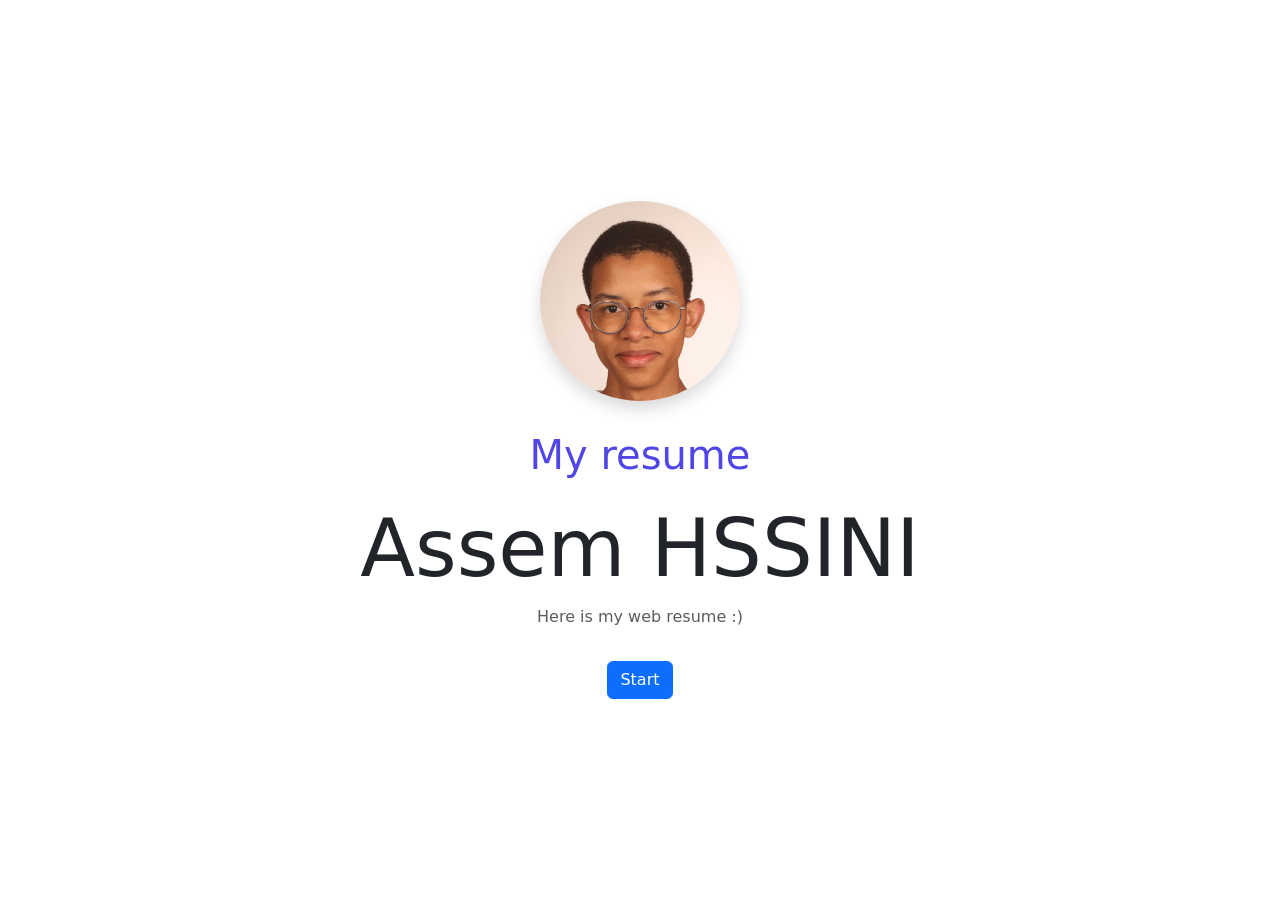
<file: index.html>
<!doctype html>
<html lang="en">
<head>
  <meta charset="UTF-8" />
  <meta name="viewport" content="width=device-width, initial-scale=1.0" />
  <title>My Resume - Assem HSSINI</title>
  <link href="https://cdn.jsdelivr.net/npm/bootstrap@5.3.3/dist/css/bootstrap.min.css" rel="stylesheet"
    integrity="sha384-QWTKZyjpPEjISv5WaRU9OFeRpok6YctnYmDr5pNlyT2bRjXh0JMhjY6hW+ALEwIH" crossorigin="anonymous">
  <link rel="stylesheet" href="style.css">
</head>

<body class="d-flex align-items-center justify-content-center min-vh-100">

  <div class="text-center">
  <a href="index.html">
    <img src="avatar.jpg" 
    alt="Avatar Assem HSSINI" 
    class="rounded-circle img-fluid shadow mb-4" 
    style="max-width: 200px; height: auto;">
  </a>
  <p class="text-primary fs-1">My resume</p>
  <h1 class="display-1">Assem HSSINI</h1>
  <p class="text-muted pb-3">Here is my web resume :)</p>
  <a href="resume.html" class="btn btn-primary">Start</a>
</div>

  <script src="https://cdn.jsdelivr.net/npm/bootstrap@5.3.3/dist/js/bootstrap.bundle.min.js"
    integrity="sha384-YvpcrYf0tY3lHB60NNkmXc5s9fDVZLESaAA55NDzOxhy9GkcIdslK1eN7N6jIeHz"
    crossorigin="anonymous"></script>

</body>
</html>
</file>
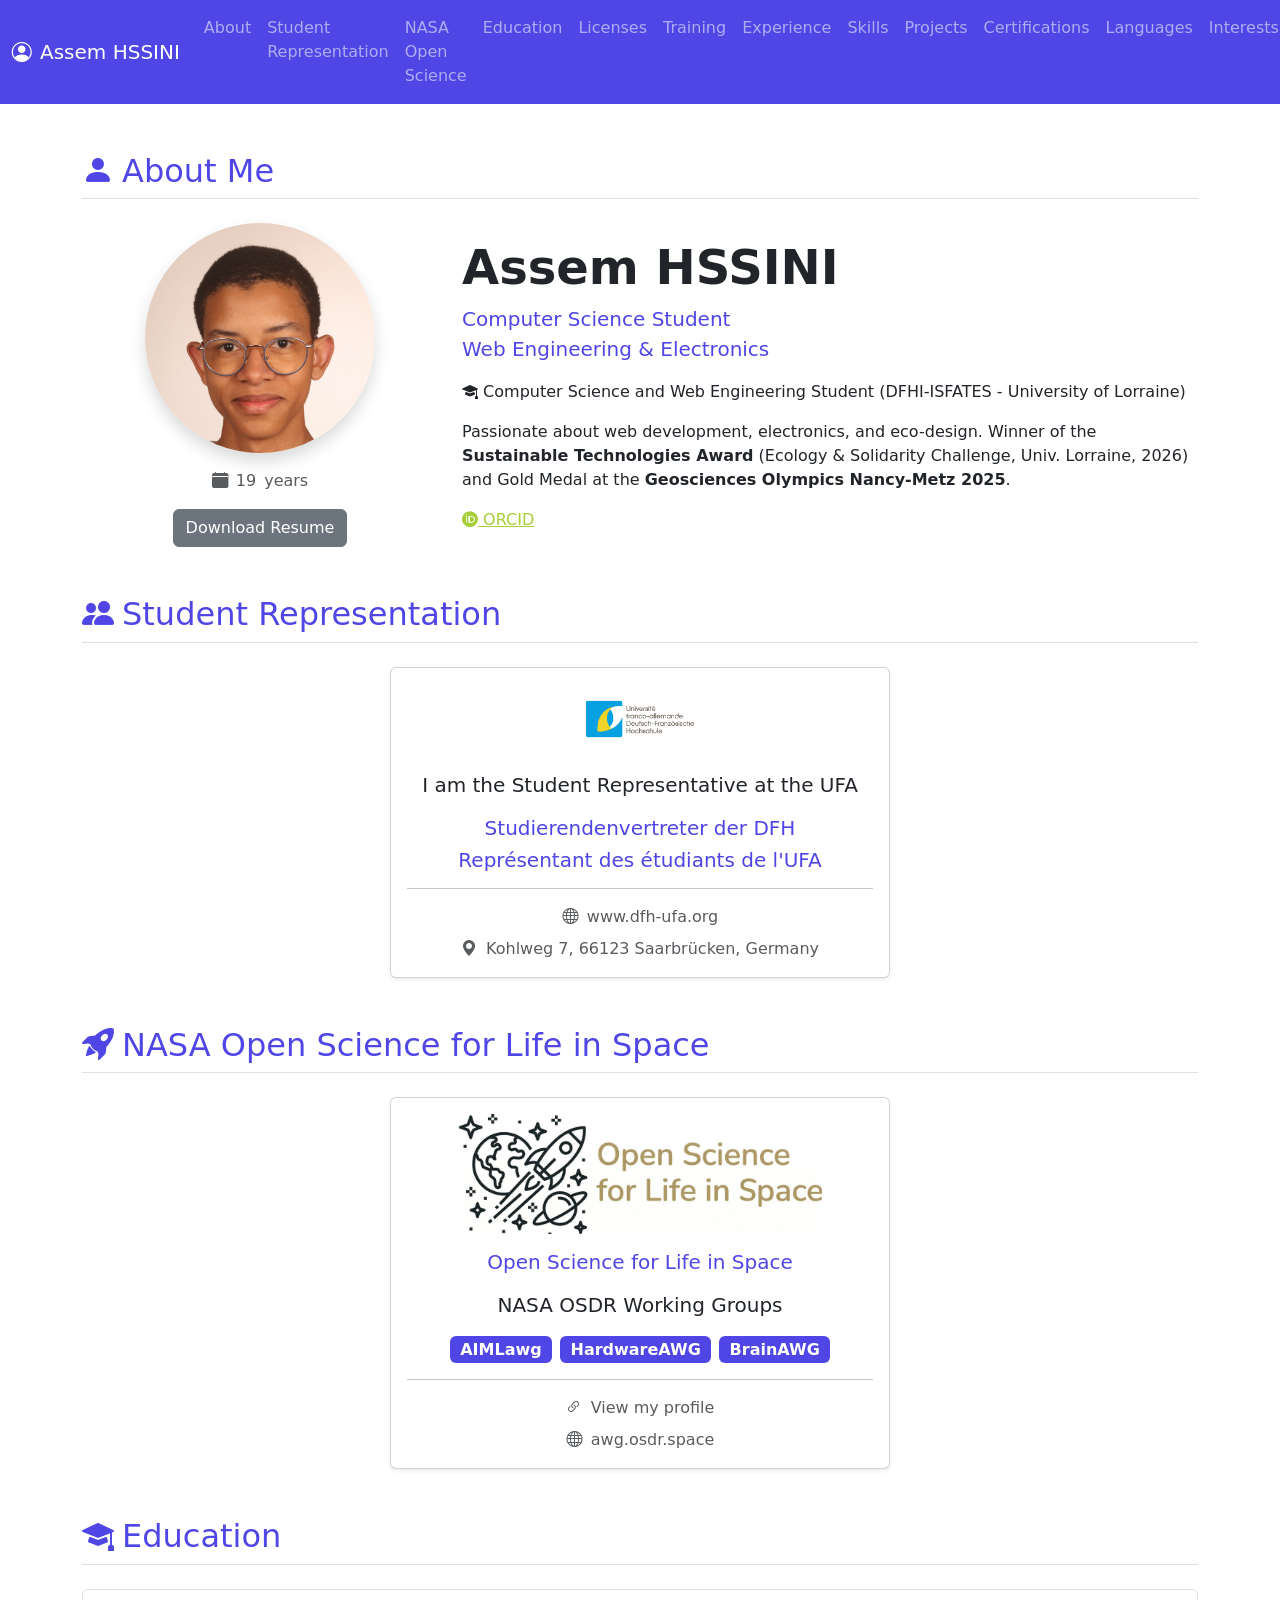
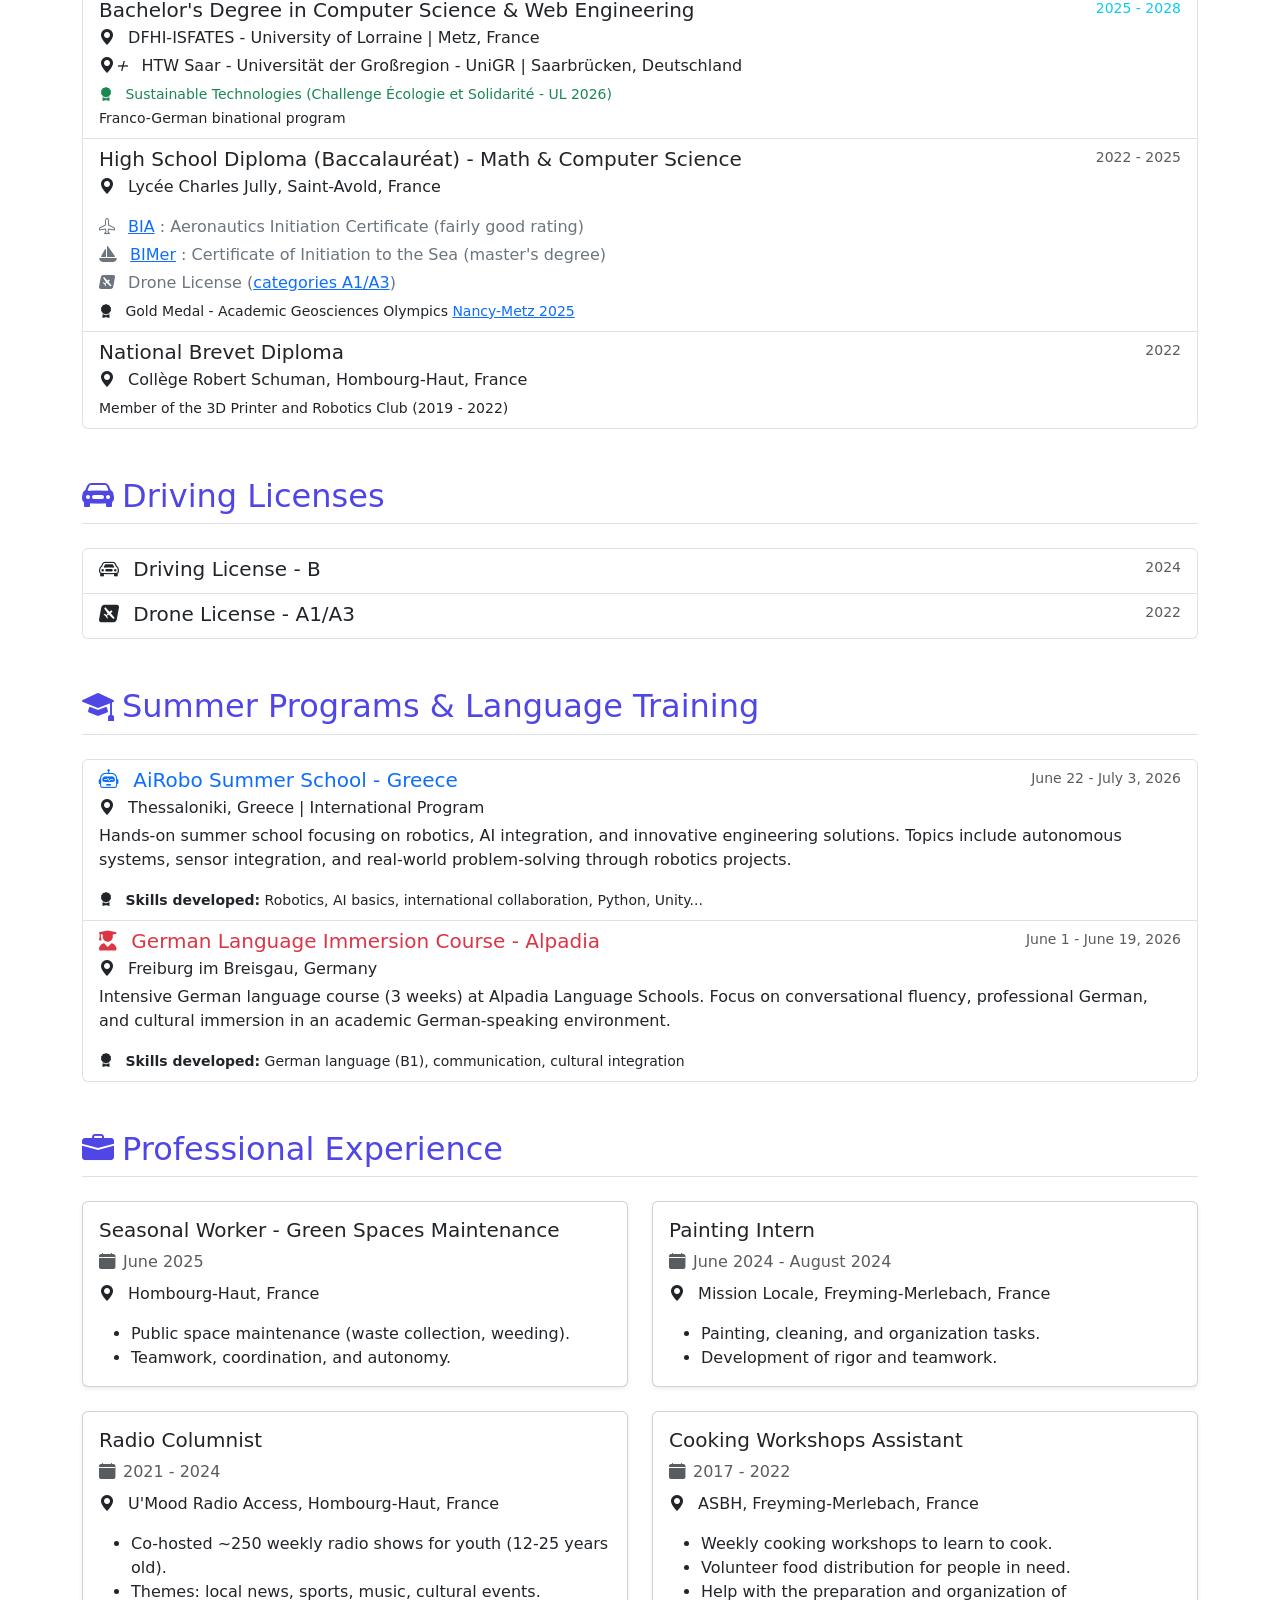
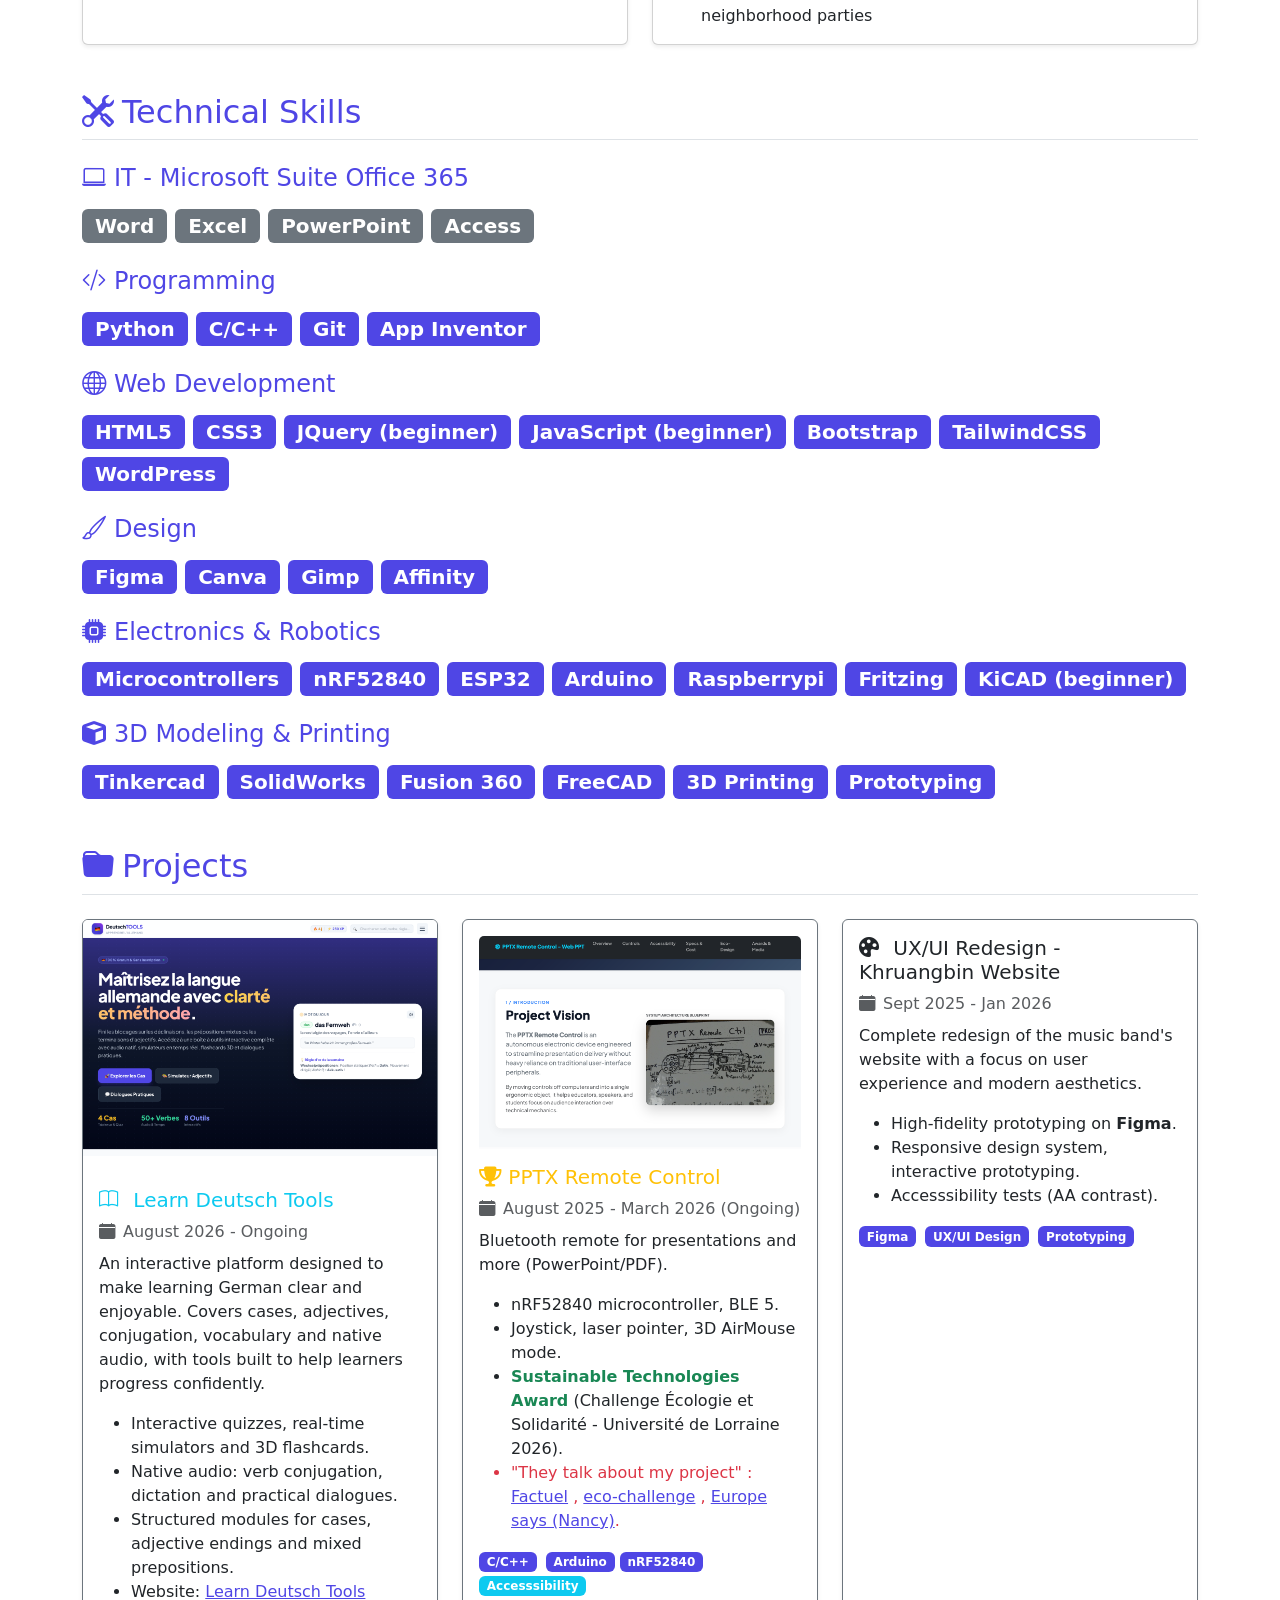
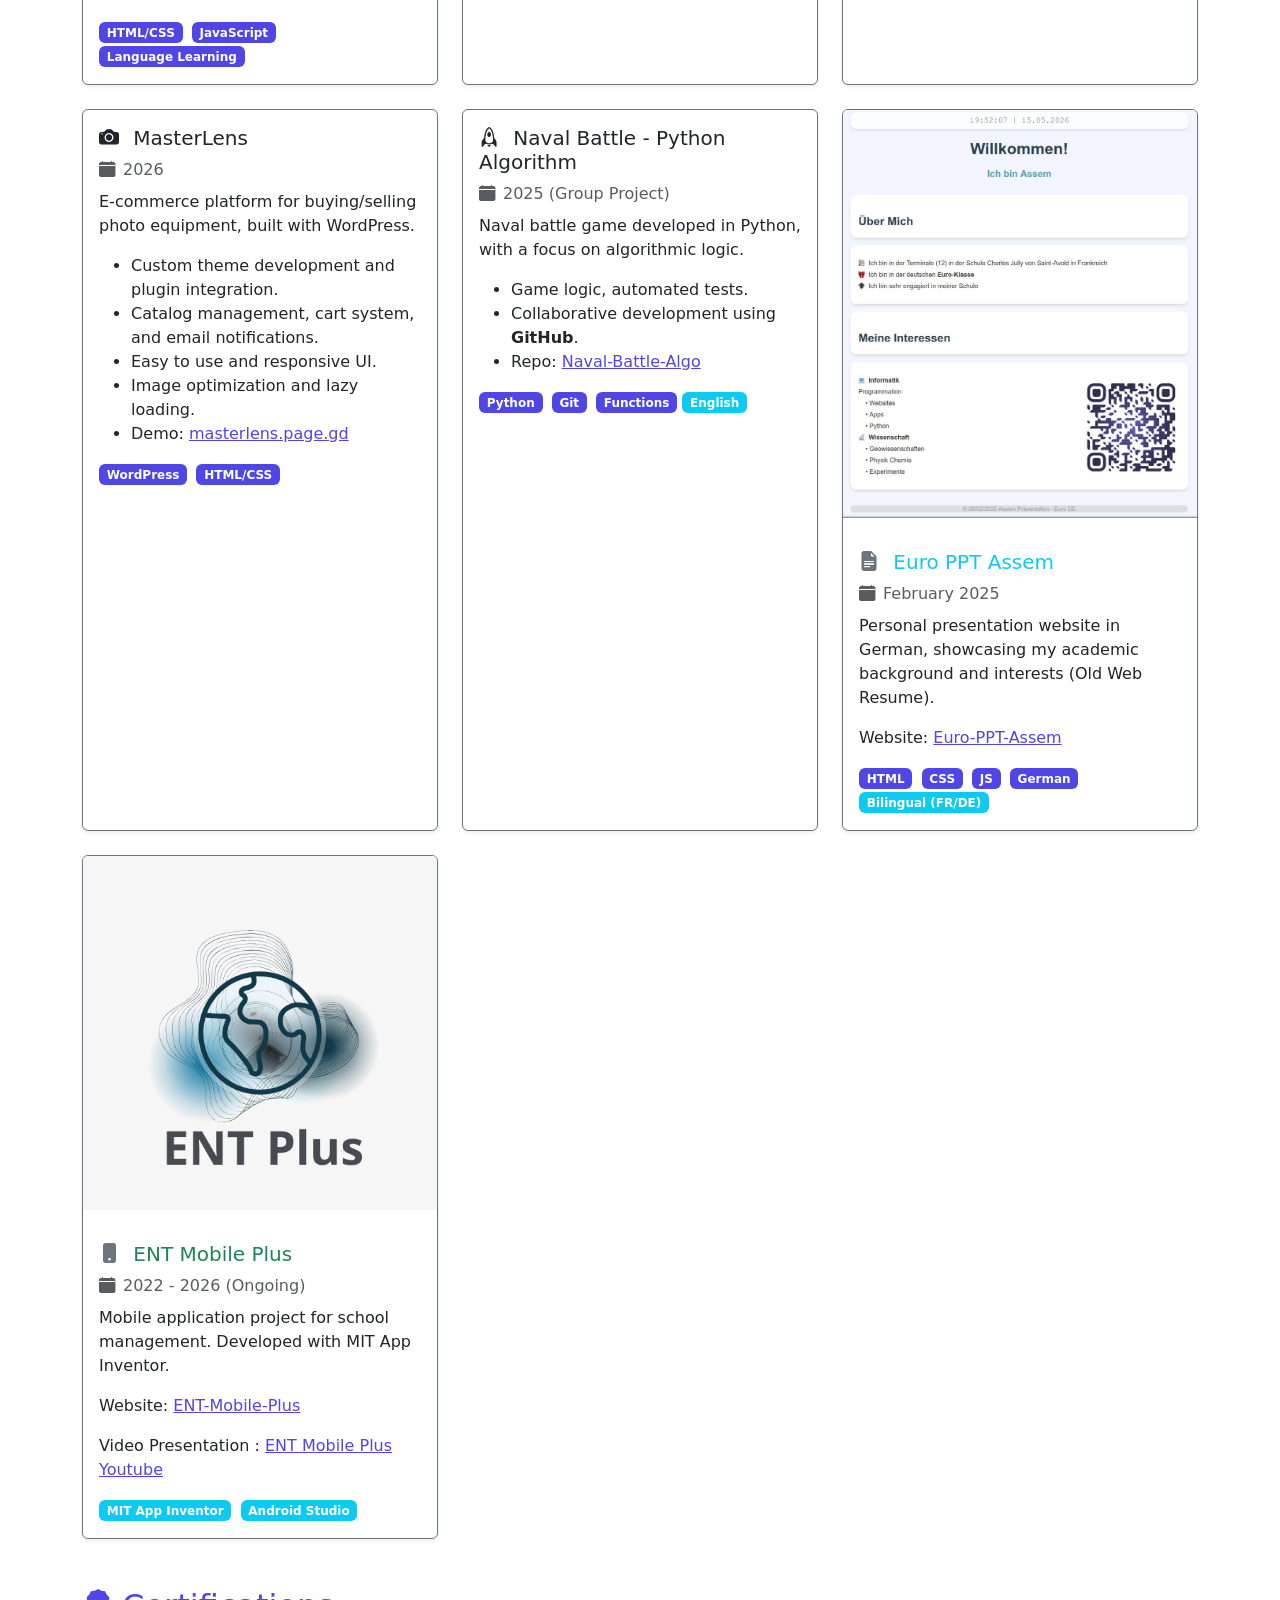
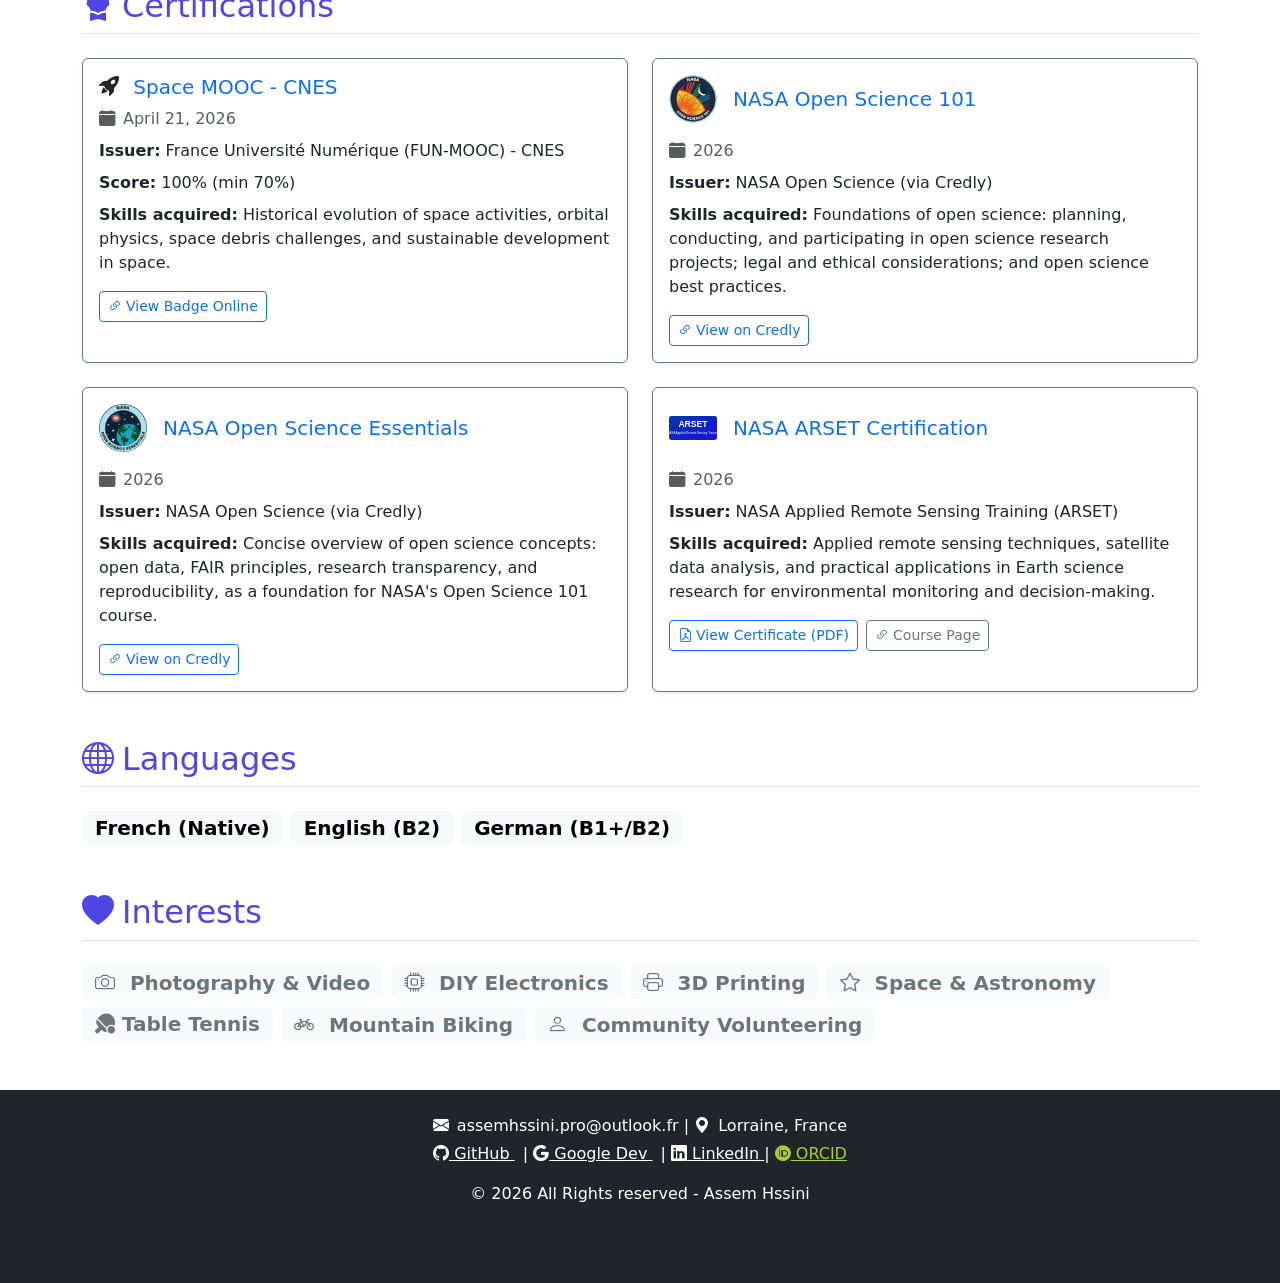
<file: resume.html>
<!doctype html>
<html lang="en">
<head>
  <meta charset="UTF-8" />
  <meta name="viewport" content="width=device-width, initial-scale=1.0" />
  <title>Resume - Assem HSSINI</title>
  <link href="https://cdn.jsdelivr.net/npm/bootstrap@5.3.3/dist/css/bootstrap.min.css" rel="stylesheet"
    integrity="sha384-QWTKZyjpPEjISv5WaRU9OFeRpok6YctnYmDr5pNlyT2bRjXh0JMhjY6hW+ALEwIH" crossorigin="anonymous">
  <link rel="stylesheet" href="https://cdn.jsdelivr.net/npm/bootstrap-icons@1.11.3/font/bootstrap-icons.min.css">
  <link rel="stylesheet" href="https://cdnjs.cloudflare.com/ajax/libs/font-awesome/6.4.0/css/all.min.css">
  <link rel="stylesheet" href="style.css">
  <script src="https://ajax.googleapis.com/ajax/libs/jquery/3.7.1/jquery.min.js"></script>
  <script src="script.js"></script>
</head>

<body>
  
  <nav class="navbar navbar-expand-lg navbar-dark bg-primary sticky-top">
    <div class="container-fluid">
      <a class="navbar-brand" href="index.html">
        <i class="bi bi-person-circle me-2"></i>Assem HSSINI
      </a>
      <button class="navbar-toggler" type="button" data-bs-toggle="collapse" data-bs-target="#navbarNav">
        <span class="navbar-toggler-icon"></span>
      </button>
      <div class="collapse navbar-collapse" id="navbarNav">
        <ul class="navbar-nav ms-auto">
          <li class="nav-item"><a class="nav-link" href="#about">About</a></li>
          <li class="nav-item"><a class="nav-link" href="#student-representation">Student Representation</a></li>
          <li class="nav-item"><a class="nav-link" href="#nasa-open-science">NASA Open Science</a></li>
          <li class="nav-item"><a class="nav-link" href="#education">Education</a></li>
          <li class="nav-item"><a class="nav-link" href="#driving">Licenses</a></li>
          <li class="nav-item"><a class="nav-link" href="#training-programs">Training</a></li>
          <li class="nav-item"><a class="nav-link" href="#experience">Experience</a></li>
          <li class="nav-item"><a class="nav-link" href="#skills">Skills</a></li>
          <li class="nav-item"><a class="nav-link" href="#projects">Projects</a></li>
          <li class="nav-item"><a class="nav-link" href="#certifications">Certifications</a></li>
          <li class="nav-item"><a class="nav-link" href="#languages">Languages</a></li>
          <li class="nav-item"><a class="nav-link" href="#interests">Interests</a></li>
        </ul>
      </div>
    </div>
  </nav>

  <div class="container my-5">
    <!-- div open -->

    <!-- Section ABOUT -->
<section id="about" class="mb-5">
  <h2 class="text-primary mb-4 border-bottom pb-2">
    <i class="bi bi-person-fill me-2"></i>About Me
  </h2>
  <div class="row align-items-center">

    <div class="col-md-4 text-center mb-4 mb-md-0">
      <a href="index.html">
        <img src="avatar.jpg"
          alt="Assem HSSINI"
          class="rounded-circle img-fluid shadow mb-3"
          style="max-width: 230px;">
      </a>
      <p class="text-muted d-flex align-items-center justify-content-center gap-2 mb-0 mx-auto">
        <i class="bi bi-calendar-fill"></i>
        <span id="valeurAge">19°</span>years
      </p>
      <button type="button" class="btn btn-secondary mt-3" data-bs-toggle="modal" data-bs-target="#cvModal">
        Download Resume
      </button>
    </div>

    <div class="col-md-8">
      <h1 class="display-5 fw-bold">Assem HSSINI</h1>
      <p class="lead text-primary">
        Computer Science Student <span class="d-block">Web Engineering & Electronics</span>
    </p>
      <p class="mb-3">
        <i class="bi bi-mortarboard-fill"></i>
        Computer Science and Web Engineering Student (DFHI-ISFATES - University of Lorraine)
      </p>
      <p>
        Passionate about web development, electronics, and eco-design.
        Winner of the <strong>Sustainable Technologies Award</strong> (Ecology & Solidarity Challenge, Univ. Lorraine, 2026)
        and Gold Medal at the <strong>Geosciences Olympics Nancy-Metz 2025</strong>.
      </p>
      
      <a href="https://orcid.org/0009-0009-7883-1246" class="text-orcid" target="_blank" rel="noopener noreferrer">
        <i class="fa-brands fa-orcid"></i> ORCID
      </a>
    </div>
  </div>
</section>

    <!-- Section STUDENT REPRESENTATION -->
<section id="student-representation" class="mb-5">
  <h2 class="text-primary mb-4 border-bottom pb-2">
    <i class="bi bi-people-fill me-2"></i>Student Representation
  </h2>
  <div class="card shadow-sm" style="max-width: 500px; margin: 0 auto;">
    <div class="card-body text-center p-3">
      <a href="https://www.dfh-ufa.org/die-dfh/die-dfh-im-ueberblick/organisationsstruktur/gremien/studierendenvertreter?noredirect=de_DE" target="_blank" rel="noopener noreferrer">
        <img src="logo_DFH-UFA_RGB_final.png" alt="Franco-German University Logo" class="img-fluid mb-3" style="max-height: 70px;">
      </a>
      <p class="lead mb-3">I am the Student Representative at the UFA</p>
      <h5 class="text-primary mb-2">Studierendenvertreter der DFH</h5>
      <h5 class="text-primary mb-3">Représentant des étudiants de l'UFA</h5>
      <hr class="my-3">
      <div class="d-flex flex-column align-items-center gap-2">
        <a href="https://www.dfh-ufa.org" target="_blank" class="text-decoration-none text-muted" rel="noopener noreferrer">
          <i class="bi bi-globe me-1"></i> www.dfh-ufa.org
        </a>
        <a href="https://maps.app.goo.gl/yQjogkf27K4UM1LTA" target="_blank" class="text-decoration-none text-muted" rel="noopener noreferrer">
          <i class="bi bi-geo-alt-fill me-1"></i> Kohlweg 7, 66123 Saarbrücken, Germany
        </a>
      </div>
    </div>
  </div>
</section>

    <!-- Section NASA OPEN SCIENCE -->
<section id="nasa-open-science" class="mb-5">
  <h2 class="text-primary mb-4 border-bottom pb-2">
    <i class="bi bi-rocket-takeoff-fill me-2"></i>NASA Open Science for Life in Space
  </h2>
  <div class="card shadow-sm" style="max-width: 500px; margin: 0 auto;">
    <div class="card-body text-center p-3">
      <a href="https://awg.osdr.space/u/assem/summary" target="_blank" rel="noopener noreferrer">
        <img src="LogoCertifs/OSLS-01_Logo_wl.png" alt="Open Science for Life in Space Logo" class="img-fluid mb-3" style="max-height: 120px;">
      </a>
      <h5 class="text-primary mb-3">Open Science for Life in Space</h5>
      <p class="lead mb-3">NASA OSDR Working Groups</p>
      <div class="d-flex flex-wrap justify-content-center gap-2 mb-3">
        <span class="badge bg-primary fs-6">AIMLawg</span>
        <span class="badge bg-primary fs-6">HardwareAWG</span>
        <span class="badge bg-primary fs-6">BrainAWG</span>
      </div>
      <hr class="my-3">
      <div class="d-flex flex-column align-items-center gap-2">
        <a href="https://awg.osdr.space/u/assem/summary" target="_blank" class="text-decoration-none text-muted" rel="noopener noreferrer">
          <i class="bi bi-link-45deg me-1"></i> View my profile
        </a>
        <a href="https://awg.osdr.space" target="_blank" class="text-decoration-none text-muted" rel="noopener noreferrer">
          <i class="bi bi-globe me-1"></i> awg.osdr.space
        </a>
      </div>
    </div>
  </div>
</section>

    <!-- Section Education -->
<section id="education" class="mb-5">
  <h2 class="text-primary mb-4 border-bottom pb-2">
    <i class="bi bi-mortarboard-fill me-2"></i>Education
  </h2>
  <div class="list-group">
  <!-- Education 3 (actuelle) - Bachelor/License -->
    <div class="list-group-item">
      <div class="d-flex w-100 justify-content-between">
        <h5 class="mb-1">Bachelor's Degree in Computer Science & Web Engineering</h5>
        <small class="text-info">2025 - 2028</small>
      </div>
      <p class="mb-1">
        <i class="bi bi-geo-alt-fill me-2"></i>
        DFHI-ISFATES - University of Lorraine | Metz, France
      </p>
      <p class="mb-1">
        <i class="bi bi-geo-alt-fill me-2">+</i>
        HTW Saar - Universität der Großregion - UniGR | Saarbrücken, Deutschland
      </p>
      <small class="text-success">
        <i class="bi bi-award-fill me-2"></i>
        Sustainable Technologies (Challenge Écologie et Solidarité - UL 2026)
      </small>
    <br/><small>Franco-German binational program</small>
    </div>

  <!-- Education 2 - Bac -->
    <div class="list-group-item">
      <div class="d-flex w-100 justify-content-between">
        <h5 class="mb-1">High School Diploma (Baccalauréat) - Math & Computer Science</h5>
        <small class="text-muted">2022 - 2025</small>
      </div>
      <p class="mb-3">
        <i class="bi bi-geo-alt-fill me-2"></i>
        Lycée Charles Jully, Saint-Avold, France
      </p>
      <p class="mb-1 text-secondary">
        <i class="bi bi-airplane me-2"></i>
        <a href="https://www.defense.gouv.fr/epae/engagement-lepae/brevet-dinitiation-laeronautique/brevet-dinitiation-laeronautique" target="_blank">BIA</a> : Aeronautics Initiation Certificate (fairly good rating)
      </p>
      <p class="mb-1 text-secondary">
        <i class="fas fa-sailboat me-2"></i>
        <a href="https://bimer.education/" target="_blank">BIMer</a> : Certificate of Initiation to the Sea (master's degree)
      </p>
      <p class="mb-1 text-secondary">
        <i class="fa-brands fa-avianex me-2"></i>
        Drone License (<a href="https://alphatango.aviation-civile.gouv.fr/mobile/verif.jsp?uid=6085740&key=asw2n2ag4bqcioqc072zqpyf9inbqhavwl2cged4o3704grwpj" target="_blank">categories A1/A3</a>)
      </p>
      <small>
        <i class="bi bi-award-fill me-2"></i>
        Gold Medal - Academic Geosciences Olympics <a href="https://codimd.apps.education.fr/s/ZoLxW83B-?view#Ann%C3%A9e-2024-2025-" target="_blank">Nancy-Metz 2025</a>
      </small>
    </div>

  <!-- Education 1 - Brevet -->
    <div class="list-group-item">
      <div class="d-flex w-100 justify-content-between">
        <h5 class="mb-1">National Brevet Diploma</h5>
        <small class="text-muted">2022</small>
      </div>
      <p class="mb-1">
        <i class="bi bi-geo-alt-fill me-2"></i>
        Collège Robert Schuman, Hombourg-Haut, France
      </p>
      <small>Member of the 3D Printer and Robotics Club (2019 - 2022) </small>
    </div>
  </div>
</section>

<section id="driving" class="mb-5">
  <h2 class="text-primary mb-4 border-bottom pb-2">
    <i class="bi bi-car-front-fill me-2"></i>Driving Licenses
  </h2>
  <div class="list-group">
  <!-- Driving License(s) -->
    <div class="list-group-item">
      <div class="d-flex w-100 justify-content-between">
        <h5 class="mb-1">
          <i class="bi bi-car-front me-2"></i>
          Driving License - B</h5>
        <small class="text-muted">2024</small>
      </div>
    </div>
    <div class="list-group-item">
      <div class="d-flex w-100 justify-content-between">
        <h5 class="mb-1">
          <i class="fa-brands fa-avianex me-2"></i>
          Drone License - A1/A3</h5>
        <small class="text-muted">2022</small>
      </div>
    </div>

  </section>

<!-- Section Education SUPPLÉMENTAIRE & PROGRAMMES D'ÉTÉ -->
<section id="training-programs" class="mb-5">
  <h2 class="text-primary mb-4 border-bottom pb-2">
    <i class="bi bi-mortarboard-fill me-2"></i>Summer Programs & Language Training
  </h2>
  <div class="list-group">
  
    <!-- Program 1 : AiRobo Summer School -->
    <div class="list-group-item">
      <div class="d-flex w-100 justify-content-between">
        <h5 class="mb-1">
          <a href="https://airobo.info.uvt.ro/" target="_blank" class="text-decoration-none">
            <i class="bi bi-robot me-2"></i>
          AiRobo Summer School - Greece
          </a>
        </h5>
        <small class="text-muted">June 22 - July 3, 2026</small>
      </div>
      <p class="mb-1">
        <i class="bi bi-geo-alt-fill me-2"></i>
        Thessaloniki, Greece | International Program
      </p>
      <p class="mb-3">
        Hands-on summer school focusing on robotics, AI integration, and innovative engineering solutions. 
        Topics include autonomous systems, sensor integration, and real-world problem-solving through robotics projects.
      </p>
      <small>
        <i class="bi bi-award-fill me-2"></i>
        <strong>Skills developed:</strong> Robotics, AI basics, international collaboration, Python, Unity...
      </small>
    </div>

    <!-- Program 2 : Alpadia Language Course -->
    <div class="list-group-item">
      <div class="d-flex w-100 justify-content-between">
        <h5 class="mb-1">
          <a href="https://www.alpadia.com/" target="_blank" class="text-decoration-none text-danger">
            <i class="fa-solid fa-user-graduate me-2"></i>
            German Language Immersion Course - Alpadia
          </a>
        </h5>
        <small class="text-muted">June 1 - June 19, 2026</small>
      </div>
      <p class="mb-1">
        <i class="bi bi-geo-alt-fill me-2"></i>
        Freiburg im Breisgau, Germany
      </p>
      <p class="mb-3">
        Intensive German language course (3 weeks) at Alpadia Language Schools. Focus on conversational fluency, 
        professional German, and cultural immersion in an academic German-speaking environment.
      </p>
      <small>
        <i class="bi bi-award-fill me-2"></i>
        <strong>Skills developed:</strong> German language (B1), communication, cultural integration
      </small>
    </div>

  </div>
</section>

    <!-- Section EXPERIENCE -->
<section id="experience" class="mb-5">
  <h2 class="text-primary mb-4 border-bottom pb-2">
    <i class="bi bi-briefcase-fill me-2"></i>Professional Experience
  </h2>

  <div class="row g-4">
    <!-- XP - Saisonnier Espaces Verts -->
    <div class="col-md-6">
      <div class="card h-100 shadow-sm">
        <div class="card-body">
          <h5 class="card-title">Seasonal Worker - Green Spaces Maintenance</h5>
          <p class="card-text text-muted mb-2">
            <i class="bi bi-calendar-fill me-2"></i>June 2025
          </p>
          <p class="card-text">
            <i class="bi bi-geo-alt-fill me-2"></i>
            Hombourg-Haut, France
          </p>
          <ul class="mb-0">
            <li>Public space maintenance (waste collection, weeding).</li>
            <li>Teamwork, coordination, and autonomy.</li>
          </ul>
        </div>
      </div>
    </div>

     <!-- XP - Stagiaire Polyvalent -->
    <div class="col-md-6">
      <div class="card h-100 shadow-sm">
        <div class="card-body">
          <h5 class="card-title">Painting Intern</h5>
          <p class="card-text text-muted mb-2">
            <i class="bi bi-calendar-fill me-2"></i>June 2024 - August 2024
          </p>
          <p class="card-text">
            <i class="bi bi-geo-alt-fill me-2"></i>
            Mission Locale, Freyming-Merlebach, France
          </p>
          <ul class="mb-0">
            <li>Painting, cleaning, and organization tasks.</li>
            <li>Development of rigor and teamwork.</li>
          </ul>
        </div>
      </div>
    </div>

    <!-- XP - Chroniqueur Radio -->
    <div class="col-md-6">
      <div class="card h-100 shadow-sm">
        <div class="card-body">
          <h5 class="card-title">Radio Columnist</h5>
          <p class="card-text text-muted mb-2">
            <i class="bi bi-calendar-fill me-2"></i>2021 - 2024
          </p>
          <p class="card-text">
            <i class="bi bi-geo-alt-fill me-2"></i>
            U'Mood Radio Access, Hombourg-Haut, France
          </p>
          <ul class="mb-0">
            <li>Co-hosted ~250 weekly radio shows for youth (12-25 years old).</li>
            <li>Themes: local news, sports, music, cultural events.</li>
          </ul>
        </div>
      </div>
    </div>

    <!-- XP - Assistant Ateliers Cuisine -->
    <div class="col-md-6">
      <div class="card h-100 shadow-sm">
        <div class="card-body">
          <h5 class="card-title">Cooking Workshops Assistant</h5>
          <p class="card-text text-muted mb-2">
            <i class="bi bi-calendar-fill me-2"></i>2017 - 2022
          </p>
          <p class="card-text">
            <i class="bi bi-geo-alt-fill me-2"></i>
            ASBH, Freyming-Merlebach, France
          </p>
          <ul class="mb-0">
            <li>Weekly cooking workshops to learn to cook.</li>
            <li>Volunteer food distribution for people in need.</li>
            <li>Help with the preparation and organization of neighborhood parties</li>
          </ul>
        </div>
      </div>
    </div>
  </div>
</section>

<!-- Section COMPETENCES -->
<section id="skills" class="mb-5">
  <h2 class="text-primary mb-4 border-bottom pb-2">
    <i class="bi bi-tools me-2"></i>Technical Skills
  </h2>

  <!-- Compétences Informatiques de bases -->
  <div class="mb-4">
    <h4 class="text-primary mb-3">
      <i class="bi bi-laptop me-2"></i>IT - Microsoft Suite Office 365
    </h4>
    <div class="d-flex flex-wrap gap-2">
      <span class="badge bg-secondary fs-5">Word</span>
      <span class="badge bg-secondary fs-5">Excel</span>
      <span class="badge bg-secondary fs-5">PowerPoint</span>
      <span class="badge bg-secondary fs-5">Access</span>
    </div>
  </div>

  <!-- Compétences Programmation -->
  <div class="mb-4">
    <h4 class="text-primary mb-3">
      <i class="bi bi-code-slash me-2"></i>Programming
    </h4>
    <div class="d-flex flex-wrap gap-2">
      <span class="badge bg-primary fs-5">Python</span>
      <span class="badge bg-primary fs-5">C/C++</span>
      <span class="badge bg-primary fs-5">Git</span>
      <span class="badge bg-primary fs-5">App Inventor</span>
    </div>
  </div>

  <!-- Compétences Web -->
  <div class="mb-4">
    <h4 class="text-primary mb-3">
      <i class="bi bi-globe me-2"></i>Web Development
    </h4>
    <div class="d-flex flex-wrap gap-2">
      <span class="badge bg-primary fs-5">HTML5</span>
      <span class="badge bg-primary fs-5">CSS3</span>
      <span class="badge bg-primary fs-5">JQuery (beginner)</span>
      <span class="badge bg-primary fs-5">JavaScript (beginner)</span>
      <span class="badge bg-primary fs-5">Bootstrap</span>
      <span class="badge bg-primary fs-5">TailwindCSS</span>
      <span class="badge bg-primary fs-5">WordPress</span>
    </div>
  </div>

  <!-- Compétences Design -->
  <div class="mb-4">
    <h4 class="text-primary mb-3">
      <i class="bi bi-brush me-2"></i>Design
    </h4>
    <div class="d-flex flex-wrap gap-2">
      <span class="badge bg-primary fs-5">Figma</span>
      <span class="badge bg-primary fs-5">Canva</span>
      <span class="badge bg-primary fs-5">Gimp</span>
      <span class="badge bg-primary fs-5">Affinity</span>
    </div>
  </div>

  <!-- Compétences Electroniques -->
  <div class="mb-4">
    <h4 class="text-primary mb-3">
      <i class="bi bi-cpu-fill me-2"></i>Electronics & Robotics
    </h4>
    <div class="d-flex flex-wrap gap-2">
      <span class="badge bg-primary fs-5">Microcontrollers</span>
      <span class="badge bg-primary fs-5">nRF52840</span>
      <span class="badge bg-primary fs-5">ESP32</span>
      <span class="badge bg-primary fs-5">Arduino</span>
      <span class="badge bg-primary fs-5">Raspberrypi</span>
      <span class="badge bg-primary fs-5">Fritzing</span>
      <span class="badge bg-primary fs-5">KiCAD (beginner)</span>
    </div>
  </div>

  <!-- Compétences 3D -->
  <div>
    <h4 class="text-primary mb-3">
      <i class="fas fa-cube me-2"></i>3D Modeling & Printing
    </h4>
    <div class="d-flex flex-wrap gap-2">
      <!-- Logiciels de modélisation -->
      <span class="badge bg-primary fs-5">Tinkercad</span>
      <span class="badge bg-primary fs-5">SolidWorks</span>
      <span class="badge bg-primary fs-5">Fusion 360</span>
      <span class="badge bg-primary fs-5">FreeCAD</span>
      <!-- Impression 3D -->
      <span class="badge bg-primary fs-5">3D Printing</span>
      <!-- Autres -->
      <span class="badge bg-primary fs-5">Prototyping</span>
    </div>
</div>
</section>

<!-- Section Projets -->
<section id="projects" class="mb-5">
  <h2 class="text-primary mb-4 border-bottom pb-2">
    <i class="bi bi-folder-fill me-2"></i>Projects
  </h2>
  <div class="row g-4">

    <!-- Projet 7 : Learn Deutsch Tools -->

    <div class="col-md-4">
      <div class="card h-100 border-secondary shadow-sm">
        <a href="https://learn-deutsch-tools.pages.dev" target="_blank">
          <img src="img_project/learn-deutsch-tools_preview.png" class="card-img-top mb-3" alt="Learn Deutsch Tools Preview">
        </a>
        <div class="card-body">
          <h5 class="card-title text-info">
            <i class="bi bi-book me-2"></i>
            <a href="https://learn-deutsch-tools.pages.dev
  " target="_blank" class="text-info text-decoration-none">
              Learn Deutsch Tools
            </a>
          </h5>
          <p class="card-text text-muted mb-2">
            <i class="bi bi-calendar-fill me-2"></i>August 2026 - Ongoing
          </p>
          <p class="card-text">
            An interactive platform designed to make learning German clear and enjoyable. 
            Covers cases, adjectives, conjugation, vocabulary and native audio, with tools built 
            to help learners progress confidently.
          </p>

          <ul class="mb-3">
            <li>Interactive quizzes, real-time simulators and 3D flashcards.</li>
            <li>Native audio: verb conjugation, dictation and practical dialogues.</li>
            <li>Structured modules for cases, adjective endings and mixed prepositions.</li>
            <li>Website: <a href="https://learn-deutsch-tools.pages.dev
    " target="_blank" class="text-primary">Learn Deutsch Tools</a></li>
          </ul>

          <span class="badge bg-primary me-1">HTML/CSS</span>
          <span class="badge bg-primary me-1">JavaScript</span>
          <span class="badge bg-primary">Language Learning</span>
        </div>
      </div>
    </div>

    <!-- Projet 6 : PPTX Remote Ctrl -->
    <div class="col-md-4">
      <div class="card h-100 border-secondary shadow-sm">
        <div class="card-body">
          <a href="https://dev-code3d.github.io/Web-PPT-A1-Projet_PPTX-Remote-Ctrl/" target="_blank">
            <img src="img_project/pptx-remote-preview.png" class="card-img-top mb-3" alt="PPTX Remote Control Preview">
          </a>
          <h5 class="card-title text-warning">
            <i class="fa-duotone fa-solid fa-trophy "></i>
            <a href="https://dev-code3d.github.io/Web-PPT-A1-Projet_PPTX-Remote-Ctrl/" target="_blank" class="text-warning text-decoration-none">
            PPTX Remote Control
            </a>
          </h5>
          <p class="card-text text-muted mb-2">
            <i class="bi bi-calendar-fill me-2"></i>August 2025 - March 2026 (Ongoing)
          </p>
          <p class="card-text">
            Bluetooth remote for presentations and more (PowerPoint/PDF).
          </p>
          <ul class="mb-3">
            <li>nRF52840 microcontroller, BLE 5.</li>
            <li>Joystick, laser pointer, 3D AirMouse mode.</li>
            <li><strong class="text-success">Sustainable Technologies Award</strong> (Challenge Écologie et Solidarité - Université de Lorraine 2026).</li>
            <li class="text-danger">"They talk about my project" : 
              <a href="https://factuel.univ-lorraine.fr/article/retour-sur-le-challenge-ecologie-et-solidarite-2026/" target="_blank" class="text-primary">Factuel</a>
              , <a href="https://eco-challenge.webnode.fr/" target="_blank" class="text-primary">eco-challenge</a>
              , <a href="https://www.europesays.com/fr/869631/" target="_blank" class="text-primary">Europe says (Nancy)</a>.
              </li>
          </ul>
          <span class="badge bg-primary me-1">C/C++</span>
          <span class="badge bg-primary">Arduino</span>
          <span class="badge bg-primary">nRF52840</span>
          <span class="badge bg-info">Accesssibility</span>
        </div>
      </div>
    </div>
    
  <!-- Projet 5 : Khruangbin Website -->
  <div class="col-md-4">
    <div class="card h-100 border-secondary shadow-sm">
      <div class="card-body">
        <h5 class="card-title">
          <i class="bi bi-palette-fill me-2"></i>
          UX/UI Redesign - Khruangbin Website
        </h5>
        <p class="card-text text-muted mb-2">
          <i class="bi bi-calendar-fill me-2"></i>Sept 2025 - Jan 2026
        </p>
        <p class="card-text">
          Complete redesign of the music band's website with a focus on user experience and modern aesthetics.
        </p>
        <ul class="mb-3">
          <li>High-fidelity prototyping on <strong>Figma</strong>.</li>
          <li>Responsive design system, interactive prototyping.</li>
          <li>Accesssibility tests (AA contrast).</li>
        </ul>
        <span class="badge bg-primary me-1">Figma</span>
        <span class="badge bg-primary me-1">UX/UI Design</span>
        <span class="badge bg-primary">Prototyping</span>
      </div>
    </div>
  </div>

    <!-- Projet 4 : MasterLens -->
    <div class="col-md-4">
      <div class="card h-100 border-secondary shadow-sm">
        <div class="card-body">
          <h5 class="card-title">
            <i class="bi bi-camera-fill me-2"></i>
            MasterLens
          </h5>
          <p class="card-text text-muted mb-2">
            <i class="bi bi-calendar-fill me-2"></i>2026
          </p>
          <p class="card-text">
            E-commerce platform for buying/selling photo equipment, built with WordPress.
          </p>
          <ul class="mb-3">
            <li>Custom theme development and plugin integration.</li>
            <li>Catalog management, cart system, and email notifications.</li>
            <li>Easy to use and responsive UI.</li>
            <li>Image optimization and lazy loading.</li>
            <li>Demo: <a href="https://masterlens.page.gd/" target="_blank" class="text-primary">masterlens.page.gd</a></li>
          </ul>
          <span class="badge bg-primary me-1">WordPress</span>
          <span class="badge bg-primary me-1">HTML/CSS</span>
        </div>
      </div>
    </div>

    <!-- Projet 3 : Naval Battle -->
    <div class="col-md-4">
      <div class="card h-100 border-secondary shadow-sm">
        <div class="card-body">
          <h5 class="card-title">
            <i class="bi bi-rocket me-2"></i>
            Naval Battle - Python Algorithm
          </h5>
          <p class="card-text text-muted mb-2">
            <i class="bi bi-calendar-fill me-2"></i>2025 (Group Project)
          </p>
          <p class="card-text">
            Naval battle game developed in Python, with a focus on algorithmic logic.
          </p>
          <ul class="mb-3">
            <li>Game logic, automated tests.</li>
            <li>Collaborative development using <strong>GitHub</strong>.</li>
            <li>Repo: <a href="https://github.com/Dev-code3D/Naval-Battle-Algo" target="_blank" class="text-primary">Naval-Battle-Algo</a></li>
          </ul>
          <span class="badge bg-primary me-1">Python</span>
          <span class="badge bg-primary me-1">Git</span>
          <span class="badge bg-primary">Functions</span>
          <span class="badge bg-info">English</span>
        </div>
      </div>
    </div>

    <!-- Projet 2 : Euro PPT Assem -->
    <div class="col-md-4">
      <div class="card h-100 border-secondary shadow-sm">
        <a href="https://dev-code3d.github.io/Euro-PPT-Assem/" target="_blank">
          <img src="img_project/euro-ppt-preview.jpg" class="card-img-top mb-3" alt="Euro PPT Preview">
        </a>
        <div class="card-body">
          <h5 class="card-title text-info">
            <i class="bi bi-file-earmark-text-fill me-2 text-secondary"></i>
            Euro PPT Assem
          </h5>
          <p class="card-text text-muted mb-2">
            <i class="bi bi-calendar-fill me-2"></i>February 2025
          </p>
          <p class="card-text">
            Personal presentation website in German, showcasing my academic background and interests (Old Web Resume).
          </p>
          <p>
            Website: <a href="https://dev-code3d.github.io/Euro-PPT-Assem/" target="_blank" class="text-primary">Euro-PPT-Assem</a>
          </p>
          <div class="mt-3">
            <span class="badge bg-primary me-1">HTML</span>
            <span class="badge bg-primary me-1">CSS</span>
            <span class="badge bg-primary me-1">JS</span>
            <span class="badge bg-primary">German</span>
            <span class="badge bg-info me-1">Bilingual (FR/DE)</span>
          </div>
        </div>
      </div>
    </div>

    <!-- Projet 1 : ENT Mobile Plus -->
    <div class="col-md-4">
      <div class="card h-100 border-secondary shadow-sm">
        <a href="https://sites.google.com/view/app-entmobileplus-by-assemdev/accueil" target="_blank">
          <img src="img_project/logoOFFentmobileplus.png" class="card-img-top mb-3" alt="ENT Mobile Plus LOGO Preview">
        </a>
        <div class="card-body">
          <h5 class="card-title text-success">
            <i class="bi bi-phone-fill me-2 text-secondary"></i>
            ENT Mobile Plus
          </h5>
          <p class="card-text text-muted mb-2">
            <i class="bi bi-calendar-fill me-2"></i>2022 - 2026 (Ongoing)
          </p>
          <p>
            Mobile application project for school management. Developed with MIT App Inventor.
          </p>
          <p>
            Website: <a href="https://sites.google.com/view/app-entmobileplus-by-assemdev/accueil" target="_blank" class="text-primary">ENT-Mobile-Plus</a>
          </p>
          <p>
            Video Presentation : <a href="https://youtu.be/VDxBQdGb8xA?si=W9KUCWQuuMLtnKyt" target="_blank" class="text-primary">ENT Mobile Plus Youtube</a>
          </p>
          <div class="mt-3">
            <span class="badge bg-info me-1">MIT App Inventor</span>
            <span class="badge bg-info me-1">Android Studio</span>
          </div>
        </div>
      </div>
    </div>

</section>

<!-- Certifications -->
 
<section id="certifications" class="mb-5">
 
  <h2 class="text-primary mb-4 border-bottom pb-2">
    <i class="bi bi-award-fill me-2"></i>Certifications
  </h2>
  <div class="row g-4">
 
    <!-- Certification 1 : Space MOOC (CNES) -->
    <div class="col-md-6">
      <div class="card h-100 shadow-sm border-secondary">
        <div class="card-body">
          <h5 class="card-title">
            <i class="bi bi-rocket-takeoff-fill me-2"></i>
            <a href="https://www.fun-mooc.fr/" target="_blank" class="text-decoration-none">
              Space MOOC - CNES
            </a>
          </h5>
          <p class="card-text text-muted mb-2">
            <i class="bi bi-calendar-fill me-2"></i>April 21, 2026
          </p>
          <p class="card-text mb-2">
            <strong>Issuer:</strong> France Université Numérique (FUN-MOOC) - CNES
          </p>
          <p class="card-text mb-2">
            <strong>Score:</strong> 100% (min 70%)
          </p>
          <p class="card-text mb-3">
            <strong>Skills acquired:</strong> 
            Historical evolution of space activities, orbital physics, space debris challenges, and sustainable development in space.
          </p>
          <a href="https://openbadgefactory.com/obv3/credentials/a8e840167ef776651e9a4abdf08a37081c51a015" target="_blank" class="btn btn-sm btn-outline-primary">
            <i class="bi bi-link-45deg me-1"></i>View Badge Online
          </a>
        </div>
      </div>
    </div>
 
    <!-- Certification 2 : NASA Open Science 101 -->
    <div class="col-md-6">
      <div class="card h-100 shadow-sm border-secondary">
        <div class="card-body">
          <div class="d-flex align-items-center mb-3">
            <img src="LogoCertifs/nasa-open-science-101.png" alt="NASA Open Science 101 Badge" class="badge-logo me-3">
            <h5 class="card-title mb-0">
              <a href="https://openscience.nasa.gov/" target="_blank" class="text-decoration-none">
                NASA Open Science 101
              </a>
            </h5>
          </div>
          <p class="card-text text-muted mb-2">
            <i class="bi bi-calendar-fill me-2"></i>2026
          </p>
          <p class="card-text mb-2">
            <strong>Issuer:</strong> NASA Open Science (via Credly)
          </p>
          <p class="card-text mb-3">
            <strong>Skills acquired:</strong>
            Foundations of open science: planning, conducting, and participating in open science research projects; legal and ethical considerations; and open science best practices.
          </p>
          <a href="https://www.credly.com/users/assem-hssini" target="_blank" class="btn btn-sm btn-outline-primary">
            <i class="bi bi-link-45deg me-1"></i>View on Credly
          </a>
        </div>
      </div>
    </div>
 
    <!-- Certification 3 : NASA Open Science Essentials -->
    <div class="col-md-6">
      <div class="card h-100 shadow-sm border-secondary">
        <div class="card-body">
          <div class="d-flex align-items-center mb-3">
            <img src="LogoCertifs/nasa-open-science-essentials.png" alt="NASA Open Science Essentials Badge" class="badge-logo me-3">
            <h5 class="card-title mb-0">
              <a href="https://openscience.nasa.gov/" target="_blank" class="text-decoration-none">
                NASA Open Science Essentials
              </a>
            </h5>
          </div>
          <p class="card-text text-muted mb-2">
            <i class="bi bi-calendar-fill me-2"></i>2026
          </p>
          <p class="card-text mb-2">
            <strong>Issuer:</strong> NASA Open Science (via Credly)
          </p>
          <p class="card-text mb-3">
            <strong>Skills acquired:</strong>
            Concise overview of open science concepts: open data, FAIR principles, research transparency, and reproducibility, as a foundation for NASA's Open Science 101 course.
          </p>
          <a href="https://www.credly.com/users/assem-hssini" target="_blank" class="btn btn-sm btn-outline-primary">
            <i class="bi bi-link-45deg me-1"></i>View on Credly
          </a>
        </div>
      </div>
    </div>
 

    <!-- Certification 4 : ARSET -->
    <div class="col-md-6">
      <div class="card h-100 shadow-sm border-secondary">
        <div class="card-body">
          <div class="d-flex align-items-center mb-3">
            <img src="LogoCertifs/arset-logo.svg" alt="NASA ARSET Badge" class="badge-logo me-3">
            <h5 class="card-title mb-0">
              <a href="https://appliedsciences.nasa.gov/arset/" target="_blank" class="text-decoration-none">
                NASA ARSET Certification
              </a>
            </h5>
          </div>
          <p class="card-text text-muted mb-2">
            <i class="bi bi-calendar-fill me-2"></i>2026
          </p>
          <p class="card-text mb-2">
            <strong>Issuer:</strong> NASA Applied Remote Sensing Training (ARSET)
          </p>
          <p class="card-text mb-3">
            <strong>Skills acquired:</strong>
            Applied remote sensing techniques, satellite data analysis, and practical applications in Earth science research for environmental monitoring and decision-making.
          </p>
          <div class="d-flex flex-wrap gap-2">
            <a href="certifolder/8978957085AH.pdf" target="_blank" class="btn btn-sm btn-outline-primary">
              <i class="bi bi-file-earmark-pdf me-1"></i>View Certificate (PDF)
            </a>
            <a href="https://appliedsciences.nasa.gov/arset/" target="_blank" class="btn btn-sm btn-outline-secondary">
              <i class="bi bi-link-45deg me-1"></i>Course Page
            </a>
          </div>
        </div>
      </div>
    </div>
</section>

<!-- Languages -->

<section id="languages" class="mb-5">
  <h2 class="text-primary mb-4 border-bottom pb-2">
    <i class="bi bi-globe me-2"></i>Languages
  </h2>
  <div class="d-flex flex-wrap gap-2">
    <span class="badge bg-light text-black fs-5">
      French (Native)</span>
    <span class="badge bg-light text-black fs-5">
      English (B2)</span>
    <span class="badge bg-light text-black fs-5">
      German (B1+/B2)</span>
  </div>
</section>

<!-- Interests -->

<section id="interests" class="mb-5">
  <h2 class="text-primary mb-4 border-bottom pb-2">
    <i class="bi bi-heart-fill me-2"></i>Interests
  </h2>
  <div class="d-flex flex-wrap gap-2">
    <span class="badge bg-light text-secondary fs-5">
      <i class="bi bi-camera me-2"></i>
      Photography & Video</span>
    <span class="badge bg-light text-secondary fs-5">
      <i class="bi bi-cpu me-2"></i>
      DIY Electronics</span>
    <span class="badge bg-light text-secondary fs-5">
      <i class="bi bi-printer me-2"></i>
      3D Printing</span>
    <span class="badge bg-light text-secondary fs-5">
      <i class="bi bi-star me-2"></i>
      Space & Astronomy</span>
    <span class="badge bg-light text-secondary fs-5">
      <i class="fas fa-table-tennis-paddle-ball"></i>
      Table Tennis</span>
    <span class="badge bg-light text-secondary fs-5">
      <i class="bi bi-bicycle me-2"></i>
      Mountain Biking</span>
    <span class="badge bg-light text-secondary fs-5">
      <i class="bi bi-person me-2"></i>
      Community Volunteering</span>
  </div>
</section>

    <!-- div close -->  
  </div>

  <!-- Footer -->

  <footer class="bg-dark text-white py-4">
  <div class="container text-center">
    <!-- Coordonnées interactives -->
    <p class="mb-1">
      <a href="mailto:assemhssini.pro@outlook.fr" class="text-white text-decoration-none">
        <i class="bi bi-envelope-fill me-2"></i>assemhssini.pro@outlook.fr
      </a> |
      <a href="https://www.google.com/maps/search/?api=1&query=Lorraine,+France" class="text-white text-decoration-none" target="_blank">
        <i class="bi bi-geo-alt-fill me-2"></i>Lorraine, France
      </a>
    </p>
    <!-- Liens vers mes sites -->
    <p>
      <a href="https://github.com/Dev-code3D" class="text-white me-2" target="_blank" rel="noopener noreferrer">
        <i class="bi bi-github"></i> GitHub
      </a> |
      <a href="https://me.developers.google.com/u/116792797191340315987" class="text-white me-2" target="_blank" rel="noopener noreferrer">
        <i class="bi bi-google"></i> Google Dev
      </a> |
      <a href="https://www.linkedin.com/in/assem-hssini" class="text-white" target="_blank" rel="noopener noreferrer">
        <i class="bi bi-linkedin"></i> LinkedIn
      </a> |
      <a href="https://orcid.org/0009-0009-7883-1246" class="text-orcid" target="_blank" rel="noopener noreferrer">
        <i class="fa-brands fa-orcid"></i> ORCID
      </a>
    </p>
    <p>
      &copy; 2026 All Rights reserved - Assem Hssini
    </p>
    <p class="small text-muted mt-2">
      NASA, CNES, ARSET, and OSLS logos are property of their respective organizations.
    </p>
  </div>
  </footer>

  <script src="https://cdn.jsdelivr.net/npm/bootstrap@5.3.3/dist/js/bootstrap.bundle.min.js"
    integrity="sha384-YvpcrYf0tY3lHB60NNkmXc5s9fDVZLESaAA55NDzOxhy9GkcIdslK1eN7N6jIeHz"
    crossorigin="anonymous"></script>

    <!-- modal CV -->
    <div class="modal fade" id="cvModal" tabindex="-1" aria-labelledby="cvModalLabel" aria-hidden="true">
      <div class="modal-dialog modal-dialog-centered modal-lg">
        <div class="modal-content">
          <div class="modal-header">
            <h5 class="modal-title" id="cvModalLabel">Download my CV</h5>
            <button type="button" class="btn-close" data-bs-dismiss="modal" aria-label="Close"></button>
          </div>
          <div class="modal-body">
            <div id="cvList" class="d-grid gap-2"></div>
          </div>
        </div>
      </div>
    </div>

</body>
</html>
</file>
<file: style.css>
/* style.css */

/* Couleur primaire Bootstrap */
:root {
  --bs-primary: #1a10e0;
  --bs-primary-rgb: 79, 70, 229;
}

/* 2. Effet de survol */
.card, .list-group-item {
  transition: background-color 0.2s ease;
}

.card:hover, .list-group-item:hover {
  background-color: #e7f1ff;
}

/* MOBILE */
@media (max-width: 40rem) {
  :root {
  --bs-primary: #548fcb;
  --bs-primary-rgb: 16, 120, 224;
  }
  .card {
    background-color: #f3f8fa;
  }
  .card-body, .list-group-item {
    color: #3f4142;
  }
  .card:hover, .list-group-item:hover {
  background-color: #ffffe7;
  }
}

/* CV List Styles */

#cvList {
  display: grid;
  gap: 0.7rem;
}

#cvList .cv-item {
  display: flex;
  align-items: center;
  justify-content: space-between;
  gap: 0.75rem;
  padding: 0.85rem 1rem;
  border: 1px solid rgba(0, 0, 0, 0.08);
  border-radius: 0.75rem;
  background: #f8f9fa;
}

#cvList .cv-file-name {
  flex: 1;
  min-width: 0;
  font-weight: 500;
  color: #1f2937;
  overflow-wrap: anywhere;
  word-break: break-word;
}

#cvList .cv-actions {
  display: flex;
  align-items: center;
  gap: 0.5rem;
  flex-shrink: 0;
}

#cvList .btn {
  display: inline-flex;
  align-items: center;
  justify-content: center;
  padding: 0.45rem 0.8rem;
  border-radius: 0.6rem;
  white-space: nowrap;
}

#cvList .btn:hover {
  transform: translateY(-1px);
  transition: 0.2s ease;
}

#cvModal .modal-content {
  border-radius: 1rem;
  border: none;
  box-shadow: 0 18px 50px rgba(0, 0, 0, 0.18);
}

#cvModal .modal-body {
  padding: 1rem;
}

@media (max-width: 767.98px) {
  #cvList .cv-item {
    flex-direction: column;
    align-items: stretch;
  }

  #cvList .cv-file-name {
    width: 100%;
  }

  #cvList .cv-actions {
    width: 100%;
    justify-content: flex-end;
  }
}

/* text orcid deco Green */

.text-orcid {
  color: #A6CE39;
}

/* Certification badge logos */

.badge-logo {
  width: clamp(32px, 8vw, 48px);
  height: clamp(32px, 8vw, 48px);
  object-fit: contain;
  flex-shrink: 0;
}

@media (max-width: 40rem) {
  .badge-logo {
    width: 32px;
    height: 32px;
  }
}
</file>
